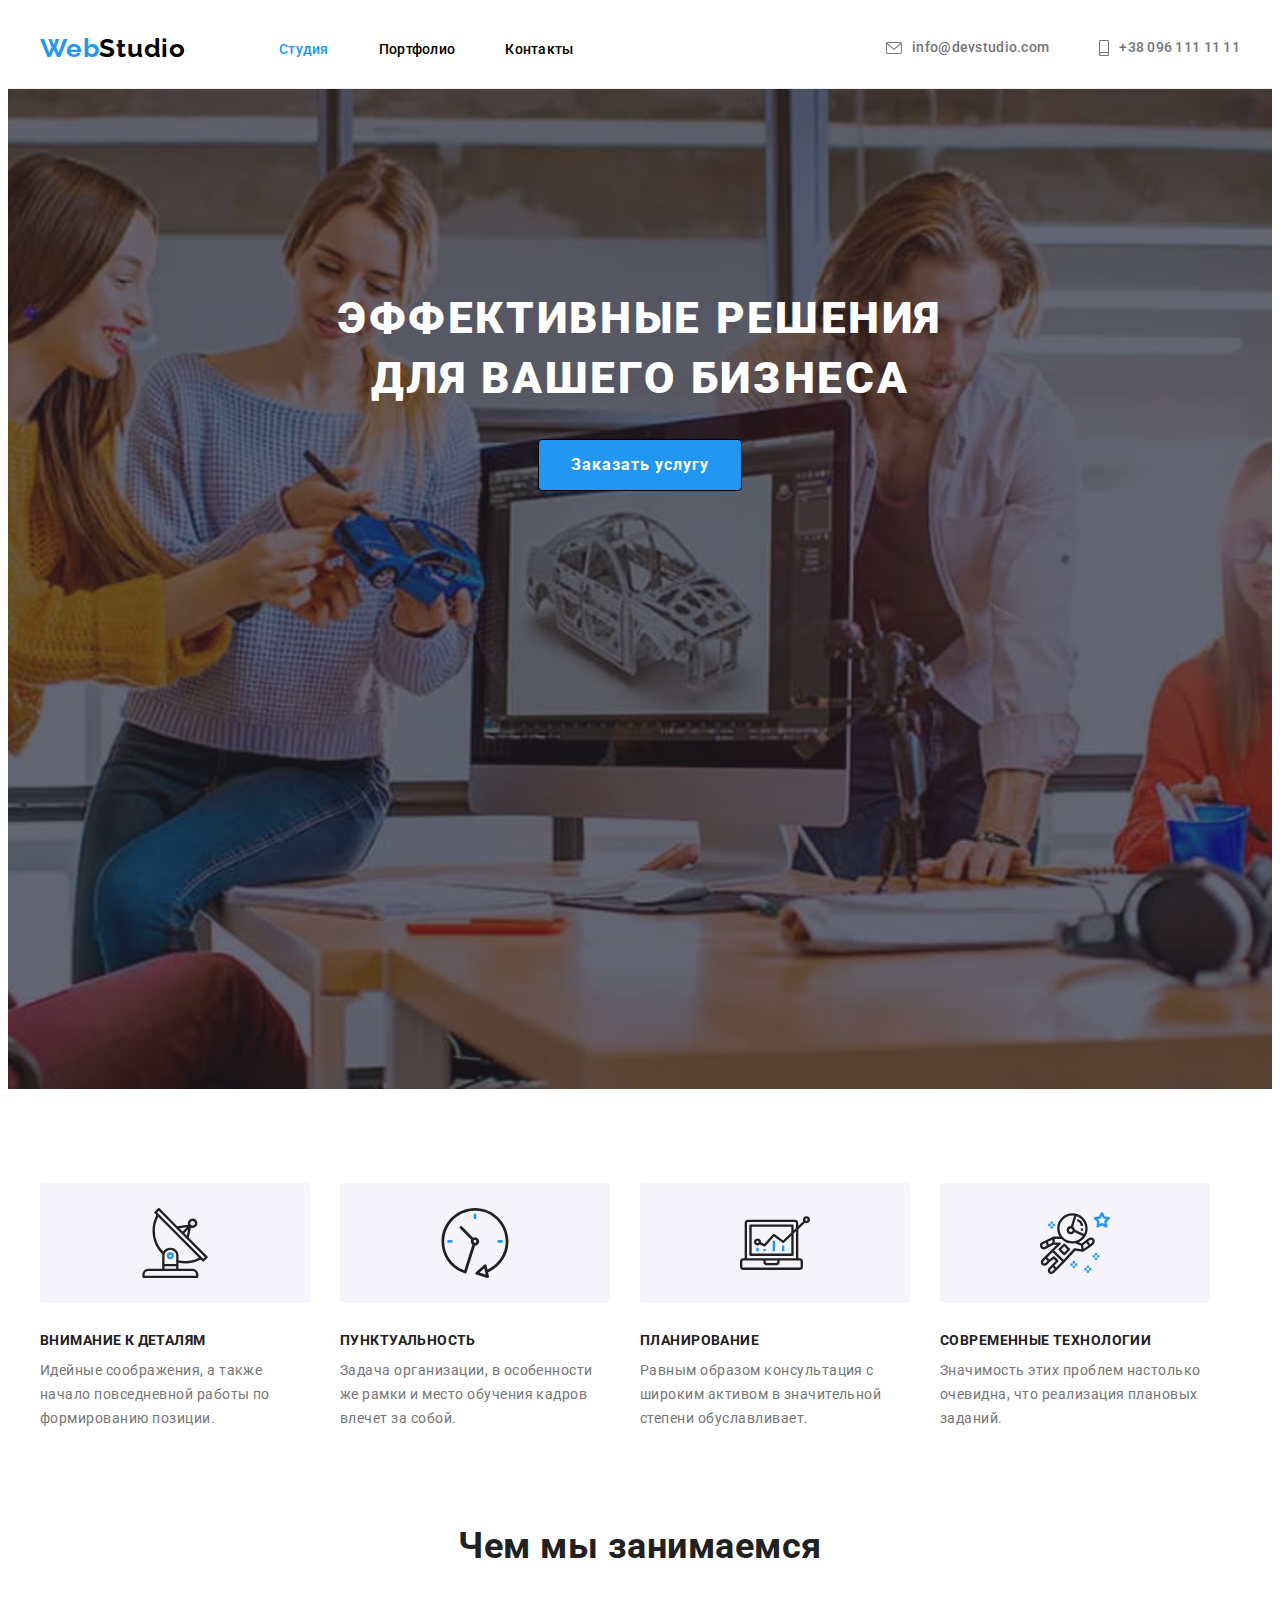
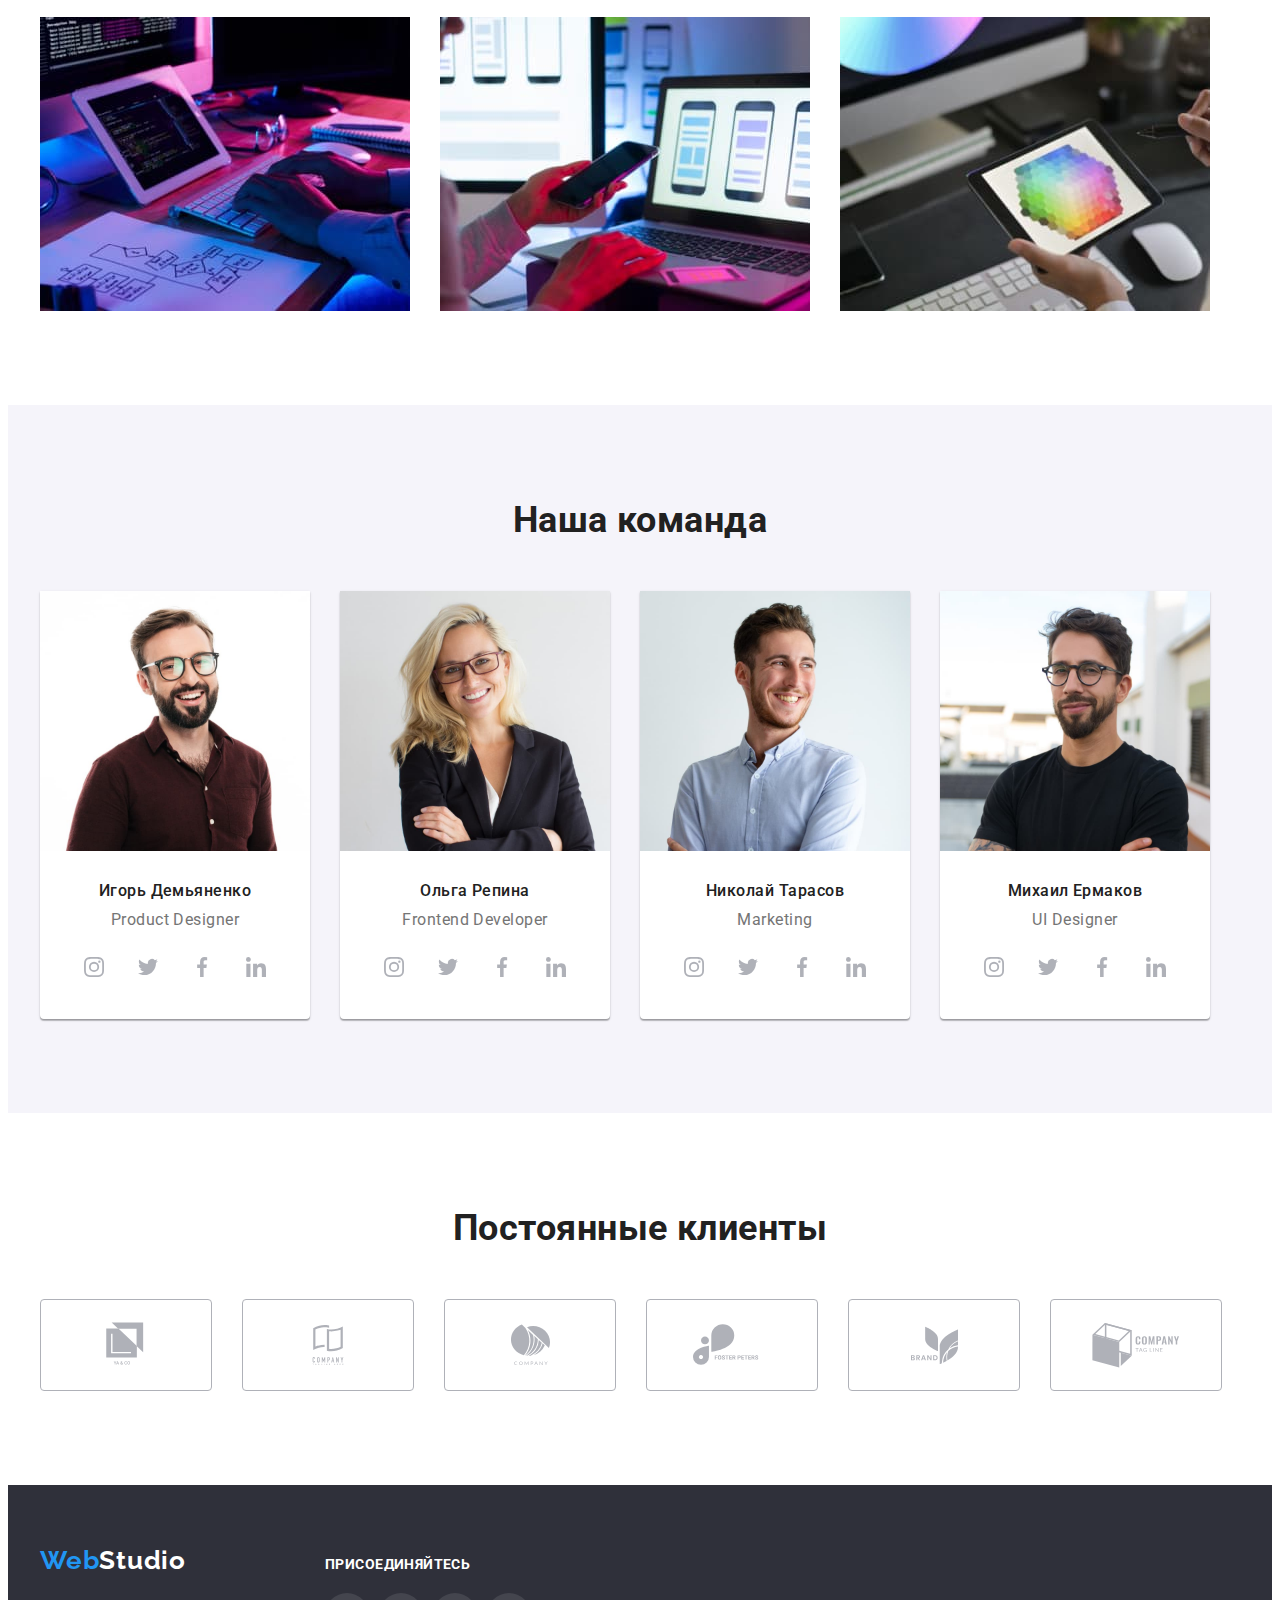
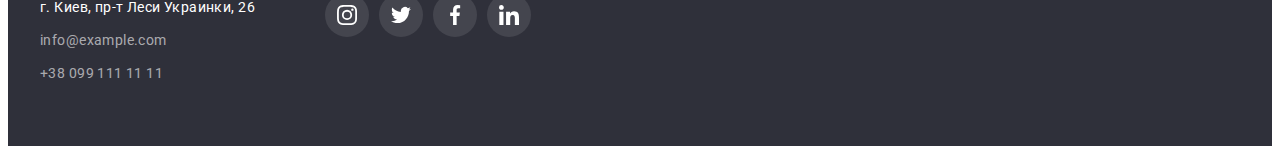
<file: index.html>
<!DOCTYPE html>
<html lang="ru">

<head>
    <meta charset="UTF-8">
    <meta name="viewport" content="width=device-width, initial-scale=1.0">
    <title>Document</title>
    <link href="https://fonts.googleapis.com/css2?family=Raleway:wght@700&family=Roboto:wght@400;500;700;900&display=swap"
        rel="stylesheet">
    <link rel="stylesheet" href="https://cdnjs.cloudflare.com/ajax/libs/modern-normalize/1.0.0/modern-normalize.min.css"
        integrity="sha512-ISS7cAi1PEhQ8jnbJpJZMd29NlhNj4AWYyLOSp2CE/CsHxTCu+r+t0D2yoJudVrd0/8fTVPUVDzY5Tvli75u/g=="
        crossorigin="anonymous" />
        <link rel="preconnect" href="https://fonts.gstatic.com">
    <link rel="stylesheet" href="./css/styles.css">
</head>

<body>
    <header class="header">
        <div class="container">
            <nav class="header-nav">
                <a href="./index.html" class="logo"><span class="logo-element">Web</span>Studio</a>
                <ul class="site-nav list">
                    <li class="item"> <a class="link current" href="">Студия</a> </li>
                    <li class="item"> <a class="link" href="./portfolio.html">Портфолио</a> </li>
                    <li class="item"> <a class="link" href="">Контакты</a> </li>
                </ul>
            </nav>
            <ul class="site-contact list">
                <li class="item"> 
                    <a class="link" href="mailto:info@devstudio.com"> 
                        <svg class="icon-envelope" width="16" height="12">
                            <use href="./images/sprite.svg#icon-envelope"></use>
                        </svg>
                        info@devstudio.com
                    </a>
                </li>
                <li class="item"> 
                    <a class="link" href="tel:+380961111111">
                        <svg class="icon-smartphone" width="10" height="16">
                            <use href="./images/sprite.svg#icon-smartphone"></use>
                        </svg>
                        +38 096 111 11 11</a>
                </li>
            </ul>
        </div>
    </header>
    <main>
        <section class="hero hero-img">
            <h1 class="hero-title">Эффективные решения <br> для вашего бизнеса</h1>
            <a class="link" href=""> Заказать услугу </a>
        </section>
        <section class="features section">
            <!-- <h2>features</h2> -->
            <div class="container">
                <ul class="list">
                    <li class="item">
                        <div class="thumb">
                            <svg class="icon-features" width="70" height="70">
                                <use href="./images/sprite.svg#icon-antenna"></use>
                            </svg>
                        </div>
                        <h3 class="title">Внимание к деталям</h3>
                        <p class="text">Идейные соображения, а также начало повседневной работы по формированию позиции.</p>
                    </li>
                    <li class="item">
                        <div class="thumb">
                            <svg class="icon-features" width="70" height="70">
                                <use href="./images/sprite.svg#icon-clock"></use>
                            </svg>
                        </div>
                        <h3 class="title">Пунктуальность</h3>
                        <p class="text">Задача организации, в особенности же рамки и место обучения кадров влечет за собой.</p>
                    </li>
                    <li class="item">
                        <div class="thumb">
                            <svg class="icon-features" width="70" height="70">
                                <use href="./images/sprite.svg#icon-diagram"></use>
                            </svg>
                        </div>
                        <h3 class="title">Планирование</h3>
                        <p class="text">Равным образом консультация с широким активом в значительной степени обуславливает.</p>
                    </li>
                    <li class="item">
                        <div class="thumb">
                            <svg class="icon-features" width="70" height="70">
                                <use href="./images/sprite.svg#icon-astronaut"></use>
                            </svg>
                        </div>
                        <h3 class="title">Современные технологии</h3>
                        <p class="text">Значимость этих проблем настолько очевидна, что реализация плановых заданий.</p>
                    </li>
                </ul>
            </div>
        </section>
        <section class="skills section">
            <div class="container">
                <h2 class="title section-title">Чем мы занимаемся</h2>
                <ul class="list">
                    <li class="item"><img src="images/work1.jpg" alt="Десктопные приложения" width="370"></li>
                    <li class="item"><img src="images/work2.jpg" alt="Мобильные приложения" width="370"></li>
                    <li class="item"><img src="images/work3.jpg" alt="Дизайнерские решения" width="370"></li>
                </ul>
            </div>
        </section>
        <section class="team section">
            <div class="container">
                <h2 class="title section-title">Наша команда</h2>
                <ul class="list">
                    <li class="item">
                        <img src="images/specialist1.jpg" alt="Product Designer" width="270">
                        <div class="item-box">
                            <h3 class="team-title title">Игорь Демьяненко</h3>
                            <p class="team-text">Product Designer</p>
                            <ul class="social-networ-link">
                                <li class="list">
                                    <a href="" class="link">
                                        <svg class="icon-features" width="20" height="20">
                                            <use href="./images/sprite.svg#icon-instagram"></use>
                                        </svg>
                                    </a>
                                </li>
                                <li class="list">
                                    <a href="" class="link">
                                        <svg class="icon-features" width="20" height="20">
                                            <use href="./images/sprite.svg#icon-twitter"></use>
                                        </svg>
                                    </a>
                                </li>
                                <li class="list">
                                    <a href="" class="link">
                                        <svg class="icon-features" width="20" height="20">
                                            <use href="./images/sprite.svg#icon-facebook"></use>
                                        </svg>
                                    </a>
                                </li>
                                <li class="list">
                                    <a href="" class="link">
                                        <svg class="icon-features" width="20" height="20">
                                            <use href="./images/sprite.svg#icon-linkedin"></use>
                                        </svg>
                                    </a>
                                </li>
                            </ul>
                        </div>
                    </li>
                    <li class="item">
                        <img src="images/specialist2.jpg" alt="Frontend Developer" width="270">
                        <div class="item-box">
                            <h3 class="team-title title">Ольга Репина</h3>
                            <p class="team-text">Frontend Developer</p>
                            <ul class="social-networ-link">
                                <li class="list">
                                    <a href="" class="link">
                                        <svg class="icon-features" width="20" height="20">
                                            <use href="./images/sprite.svg#icon-instagram"></use>
                                        </svg>
                                    </a>
                                </li>
                                <li class="list">
                                    <a href="" class="link">
                                        <svg class="icon-features" width="20" height="20">
                                            <use href="./images/sprite.svg#icon-twitter"></use>
                                        </svg>
                                    </a>
                                </li>
                                <li class="list">
                                    <a href="" class="link">
                                        <svg class="icon-features" width="20" height="20">
                                            <use href="./images/sprite.svg#icon-facebook"></use>
                                        </svg>
                                    </a>
                                </li>
                                <li class="list">
                                    <a href="" class="link">
                                        <svg class="icon-features" width="20" height="20">
                                            <use href="./images/sprite.svg#icon-linkedin"></use>
                                        </svg>
                                    </a>
                                </li>
                            </ul>
                        </div>
                    </li>
                    <li class="item">
                        <img src="images/specialist3.jpg" alt="Marketing" width="270">
                        <div class="item-box">
                            <h3 class="team-title title">Николай Тарасов</h3>
                            <p class="team-text">Marketing</p>
                            <ul class="social-networ-link">
                                <li class="list">
                                    <a href="" class="link">
                                        <svg class="icon-features" width="20" height="20">
                                            <use href="./images/sprite.svg#icon-instagram"></use>
                                        </svg>
                                    </a>
                                </li>
                                <li class="list">
                                    <a href="" class="link">
                                        <svg class="icon-features" width="20" height="20">
                                            <use href="./images/sprite.svg#icon-twitter"></use>
                                        </svg>
                                    </a>
                                </li>
                                <li class="list">
                                    <a href="" class="link">
                                        <svg class="icon-features" width="20" height="20">
                                            <use href="./images/sprite.svg#icon-facebook"></use>
                                        </svg>
                                    </a>
                                </li>
                                <li class="list">
                                    <a href="" class="link">
                                        <svg class="icon-features" width="20" height="20">
                                            <use href="./images/sprite.svg#icon-linkedin"></use>
                                        </svg>
                                    </a>
                                </li>
                            </ul>
                        </div>
                    </li>
                    <li class="item">
                        <img src="images/specialist4.jpg" alt="UI Designer" width="270">
                        <div class="item-box">
                            <h3 class="team-title title">Михаил Ермаков</h3>
                            <p class="team-text">UI Designer</p>
                            <ul class="social-networ-link">
                                <li class="list">
                                    <a href="" class="link">
                                        <svg class="icon-features" width="20" height="20">
                                            <use href="./images/sprite.svg#icon-instagram"></use>
                                        </svg>
                                    </a>
                                </li>
                                <li class="list">
                                    <a href="" class="link">
                                        <svg class="icon-features" width="20" height="20">
                                            <use href="./images/sprite.svg#icon-twitter"></use>
                                        </svg>
                                    </a>
                                </li>
                                <li class="list">
                                    <a href="" class="link">
                                        <svg class="icon-features" width="20" height="20">
                                            <use href="./images/sprite.svg#icon-facebook"></use>
                                        </svg>
                                    </a>
                                </li>
                                <li class="list">
                                    <a href="" class="link">
                                        <svg class="icon-features" width="20" height="20">
                                            <use href="./images/sprite.svg#icon-linkedin"></use>
                                        </svg>
                                    </a>
                                </li>
                            </ul>
                        </div>
                    </li>
                </ul>
            </div>
        </section>
        <section class="section our-clients">
            <div class="container">
                <h2 class="title section-title">Постоянные клиенты</h2>
                <ul class="list our-clients-list">
                    <li class="item">
                        <a href="" class="link">
                            <svg class="icon-our-clients" width="45" height="50">
                            <use href="./images/sprite.svg#icon-logo-1"></use>
                            </svg>
                        </a>
                    </li>
                    <li class="item">
                        <a href="" class="link">
                            <svg class="icon-our-clients" width="40" height="52">
                                <use href="./images/sprite.svg#icon-logo-2"></use>
                            </svg>
                        </a>
                    </li>
                    <li class="item">
                        <a href="" class="link">
                            <svg class="icon-our-clients" width="41" height="42">
                                <use href="./images/sprite.svg#icon-logo-3"></use>
                            </svg>
                        </a>
                    </li>
                    <li class="item">
                        <a href="" class="link">
                            <svg class="icon-our-clients" width="78" height="42">
                                <use href="./images/sprite.svg#icon-logo-4"></use>
                            </svg>
                        </a>
                    </li>
                    <li class="item">
                        <a href="" class="link">
                            <svg class="icon-our-clients" width="59" height="47">
                                <use href="./images/sprite.svg#icon-logo-5"></use>
                            </svg>
                        </a>
                    </li>
                    <li class="item">
                        <a href="" class="link">
                            <svg class="icon-our-clients" width="88" height="45">
                                <use href="./images/sprite.svg#icon-logo-6"></use>
                            </svg>
                        </a>
                    </li>
                </ul>
            </div>
        </section>
    </main>
    <footer class="footer">
        <div class="container">
            <div class="footer-address">
                <a href="./index.html" class="logo"><span class="logo-element">Web</span>Studio</a>
                <address class="address">
                    <p class="text">г. Киев, пр-т Леси Украинки, 26</p>
                    <a class="link" href="mailto:info@example.com">info@example.com</a>
                    <a class="link" href="tel:+380991111111">+38 099 111 11 11</a>
                </address>
            </div>
            <div class="join">
                <p class="join-title">присоединяйтесь</p>
                <ul class="footers-social-networks">
                    <li class="list">
                        <a href="" class="link">
                            <svg class="icon-footer" width="20" height="20">
                                <use href="./images/sprite.svg#icon-instagram"></use>
                            </svg>
                        </a>
                    </li>
                    <li class="list">
                        <a href="" class="link">
                            <svg class="icon-footer" width="20" height="20">
                                <use href="./images/sprite.svg#icon-twitter"></use>
                            </svg>
                        </a>
                    </li>
                    <li class="list">
                        <a href="" class="link">
                            <svg class="icon-footer" width="20" height="20">
                                <use href="./images/sprite.svg#icon-facebook"></use>
                            </svg>
                        </a>
                    </li>
                    <li class="list">
                        <a href="" class="link">
                            <svg class="icon-footer" width="20" height="20">
                                <use href="./images/sprite.svg#icon-linkedin"></use>
                            </svg>
                        </a>
                    </li>
                </ul>
            </div>
        </div>
    </footer>
</body>

</html>
</file>
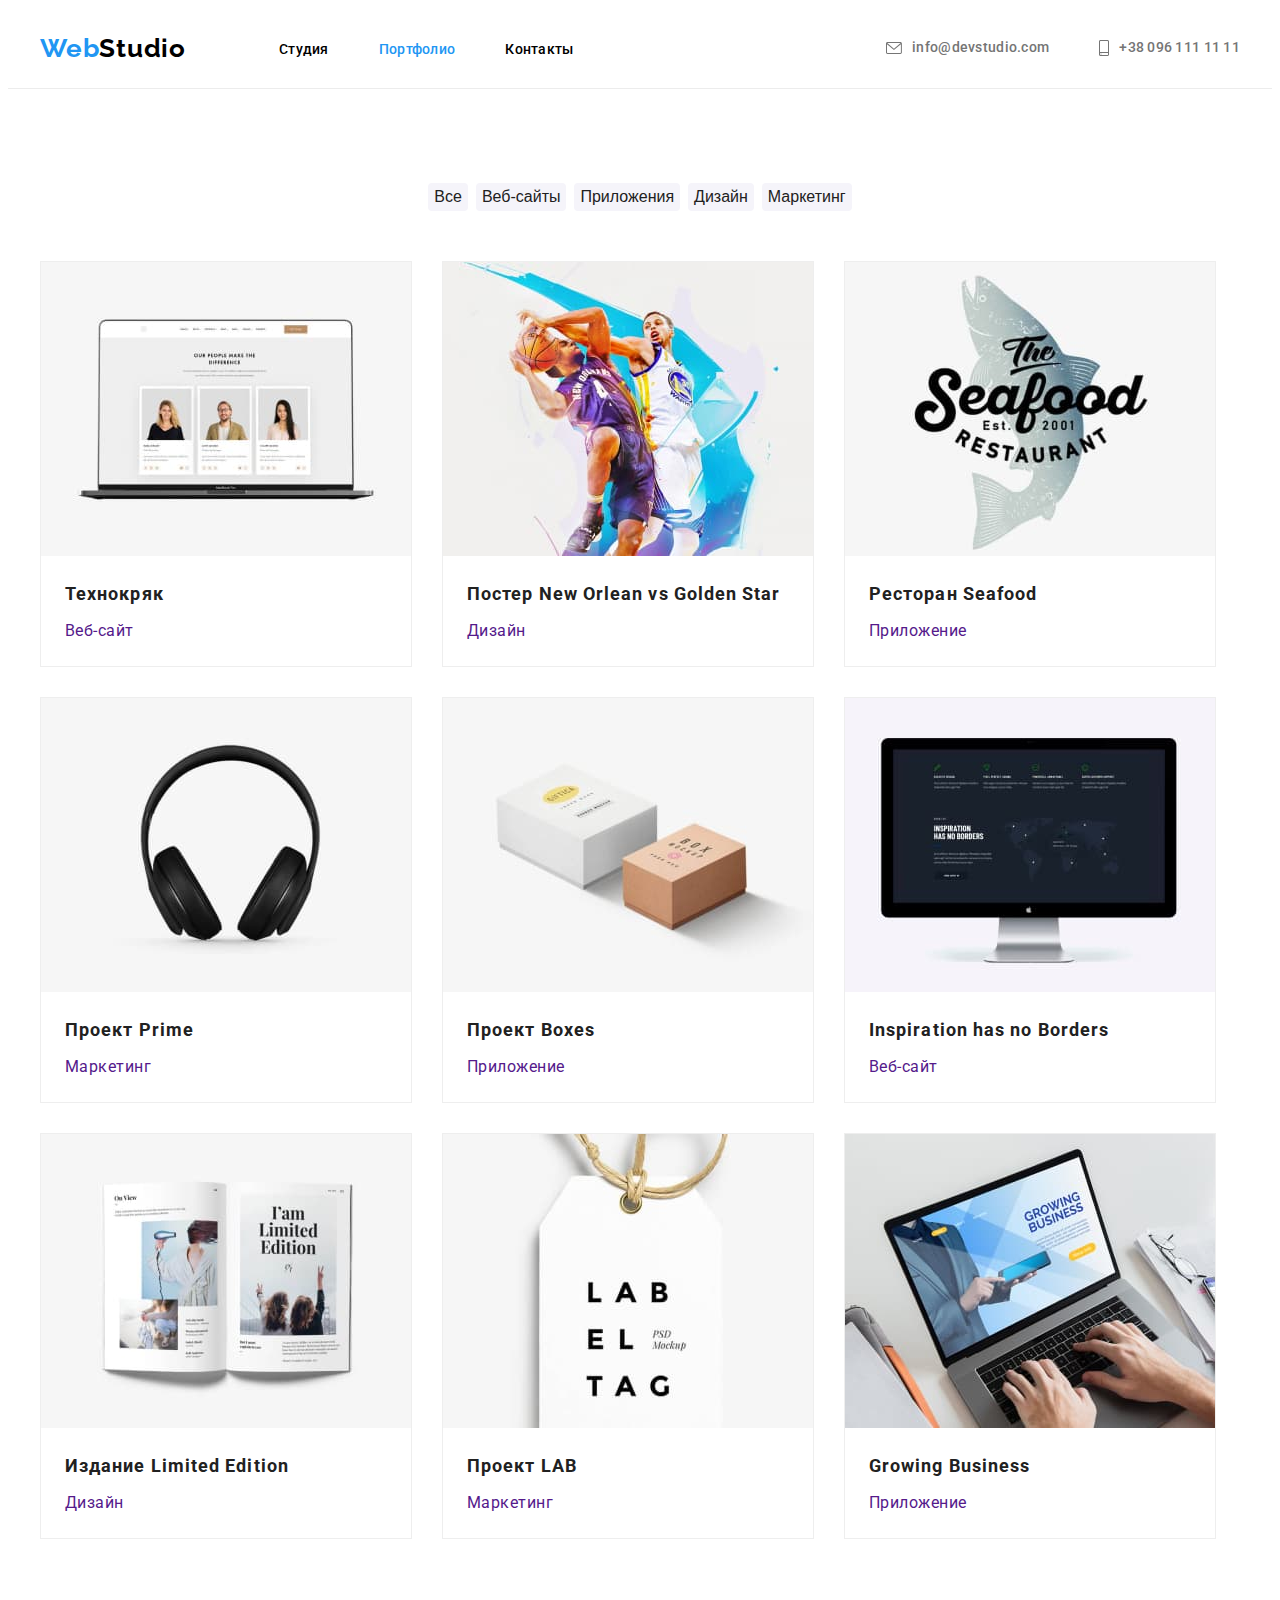
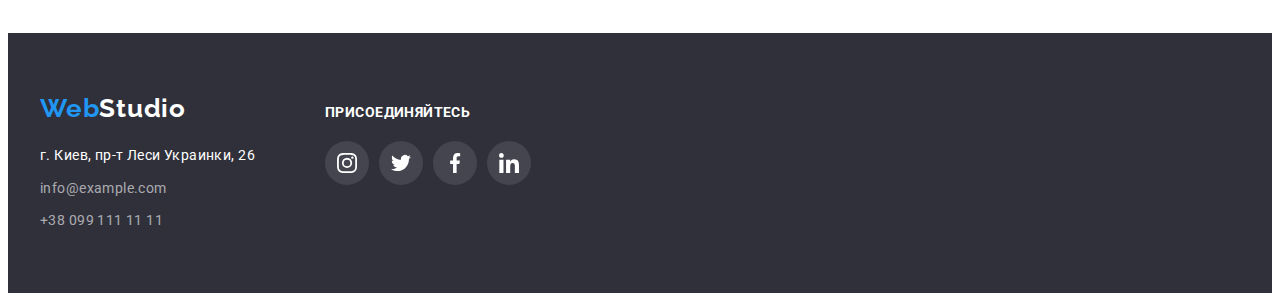
<file: portfolio.html>
<!DOCTYPE html>
<html lang="en">
<head>
    <meta charset="UTF-8">
    <meta name="viewport" content="width=device-width, initial-scale=1.0">
    <title>Document</title>
    <link
        href="https://fonts.googleapis.com/css2?family=Raleway:wght@700&family=Roboto:wght@400;500;700;900&display=swap"
        rel="stylesheet">
    <link rel="stylesheet" href="https://cdnjs.cloudflare.com/ajax/libs/modern-normalize/1.0.0/modern-normalize.min.css"
        integrity="sha512-ISS7cAi1PEhQ8jnbJpJZMd29NlhNj4AWYyLOSp2CE/CsHxTCu+r+t0D2yoJudVrd0/8fTVPUVDzY5Tvli75u/g=="
        crossorigin="anonymous" />
    <link rel="preconnect" href="https://fonts.gstatic.com">
    <link rel="stylesheet" href="./css/styles.css">
</head>
<body>
    <header class="header">
        <div class="container">
            <nav class="header-nav">
                <a href="./index.html" class="logo"><span class="logo-element">Web</span>Studio</a>
                <ul class="site-nav list">
                    <li class="item"> <a class="link" href="./index.html">Студия</a> </li>
                    <li class="item"> <a class="link current" href="">Портфолио</a> </li>
                    <li class="item"> <a class="link" href="">Контакты</a> </li>
                </ul>
            </nav>
            <ul class="site-contact list">
                <li class="item">
                    <a class="link" href="mailto:info@devstudio.com">
                        <svg class="icon-envelope" width="16" height="12">
                            <use href="./images/sprite.svg#icon-envelope"></use>
                        </svg>
                        info@devstudio.com
                    </a>
                </li>
                <li class="item">
                    <a class="link" href="tel:+380961111111">
                        <svg class="icon-smartphone" width="10" height="16">
                            <use href="./images/sprite.svg#icon-smartphone"></use>
                        </svg>
                        +38 096 111 11 11</a>
                </li>
            </ul>
        </div>
    </header>
    <main>
        <section class="portfolio section">
            <div class="container">
                <ul class="portfolio-btn list">
                    <li class="portfolio-btn-item">
                        <button class="btn-list">Все</button>
                    </li>
                    <li class="portfolio-btn-item">
                        <button class="btn-list">Веб-сайты</button>
                    </li>
                    <li class="portfolio-btn-item">
                        <button class="btn-list">Приложения</button>
                    </li>
                    <li class="portfolio-btn-item">
                        <button class="btn-list">Дизайн</button>
                    </li>
                    <li class="portfolio-btn-item">
                        <button class="btn-list">Маркетинг</button>
                    </li>
                </ul>
                <ul class="project-list list">
                    <li class="item">
                        <a href="" class="link">
                            <img src="images/project1.jpg" width="370" alt="Технокряк">
                            <div class="item-box">
                                <h2 class="projects-title title">Технокряк</h2>
                                <p class="projects-text">Веб-сайт</p>
                            </div>
                        </a>
                    </li>
                    <li class="item">
                        <a href="">
                            <img src="images/project2.jpg" width="370" alt="Постер New Orlean vs Golden Star">
                            <div class="item-box">
                                <h2 class="projects-title title">Постер New Orlean vs Golden Star</h2>
                                <p class="projects-text">Дизайн</p>
                            </div>
                        </a>
                    </li>
                    <li class="item">
                        <a href="">
                            <img src="images/project3.jpg" width="370" alt="Ресторан Seafood">
                            <div class="item-box">
                                <h2 class="projects-title title">Ресторан Seafood</h2>
                                <p class="projects-text">Приложение</p>
                            </div>
                        </a>
                    </li>
                    <li class="item">
                        <a href="">
                            <img src="images/project4.jpg" width="370" alt="Проект Prime">
                            <div class="item-box">
                                <h2 class="projects-title title">Проект Prime</h2>
                                <p class="projects-text">Маркетинг</p>
                            </div>
                        </a>
                    </li>
                    <li class="item">
                        <a href="">
                            <img src="images/project5.jpg" width="370" alt="Проект Boxes">
                            <div class="item-box">
                                <h2 class="projects-title title">Проект Boxes</h2>
                                <p class="projects-text">Приложение</p>
                            </div>
                        </a>
                    </li>
                    <li class="item">
                        <a href="">
                            <img src="images/project6.jpg" width="370" alt="Inspiration has no Borders">
                            <div class="item-box">
                                <h2 class="projects-title title">Inspiration has no Borders</h2>
                                <p class="projects-text">Веб-сайт</p>
                            </div>
                        </a>
                    </li>
                    <li class="item">
                        <a href="">
                            <img src="images/project7.jpg" width="370" alt="Издание Limited Edition">
                            <div class="item-box">
                                <h2 class="projects-title title">Издание Limited Edition</h2>
                                <p class="projects-text">Дизайн</p>
                            </div>
                        </a>
                    </li>
                    <li class="item">
                        <a href="">
                            <img src="images/project8.jpg" width="370" alt="Проект LAB">
                            <div class="item-box">
                                <h2 class="projects-title title">Проект LAB</h2>
                                <p class="projects-text">Маркетинг</p>
                            </div>
                        </a>
                    </li>
                    <li class="item">
                        <a href="">
                            <img src="images/project9.jpg" width="370" alt="Growing Business">
                            <div class="item-box">
                                <h2 class="projects-title title">Growing Business</h2>
                                <p class="projects-text">Приложение</p>
                            </div>
                        </a>
                    </li>
                </ul>
            </div>
        </section>
    </main>
    <footer class="footer">
        <div class="container">
            <div class="footer-address">
                <a href="./index.html" class="logo"><span class="logo-element">Web</span>Studio</a>
                <address class="address">
                    <p class="text">г. Киев, пр-т Леси Украинки, 26</p>
                    <a class="link" href="mailto:info@example.com">info@example.com</a>
                    <a class="link" href="tel:+380991111111">+38 099 111 11 11</a>
                </address>
            </div>
            <div class="join">
                <p class="join-title">присоединяйтесь</p>
                <ul class="footers-social-networks">
                    <li class="list">
                        <a href="" class="link">
                            <svg class="icon-footer" width="20" height="20">
                                <use href="./images/sprite.svg#icon-instagram"></use>
                            </svg>
                        </a>
                    </li>
                    <li class="list">
                        <a href="" class="link">
                            <svg class="icon-footer" width="20" height="20">
                                <use href="./images/sprite.svg#icon-twitter"></use>
                            </svg>
                        </a>
                    </li>
                    <li class="list">
                        <a href="" class="link">
                            <svg class="icon-footer" width="20" height="20">
                                <use href="./images/sprite.svg#icon-facebook"></use>
                            </svg>
                        </a>
                    </li>
                    <li class="list">
                        <a href="" class="link">
                            <svg class="icon-footer" width="20" height="20">
                                <use href="./images/sprite.svg#icon-linkedin"></use>
                            </svg>
                        </a>
                    </li>
                </ul>
            </div>
        </div>
    </footer>
</body>
</html>
</file>
<file: css/styles.css>
:root {
  --main-text-color: rgba(117, 117, 117, 1);
  --title-text-color: rgba(33, 33, 33, 1);
  --black-text-color: rgba(0, 0, 0, 1);
  --white-text-color: rgb(255, 255, 255, 1);
  --accent-text-color: rgb(33, 150, 243);
  --footer-address-color: rgba(255, 255, 255, 0.6);
  --bg-color: rgba(255, 255, 255, 1);
  --bg-btn-color: rgba(245, 244, 250, 1);
  --bg-secondary-color: rgba(47, 48, 58, 1);
  --portfolio-item-gap: 30px;
  --border-color: rgba(238, 238, 238, 1);
  --border-header-color: #ececec;
  --bg-gradient-color: rgba(47, 48, 58, 0.4);
  --icon-link-color: rgba(175, 177, 184, 1);
}

/* Body */
body {
  color: var(--main-text-color);
  font-family: 'Roboto', sans-serif;
  letter-spacing: 0.03em;
}

/* Утилиты */

a {
  text-decoration: none;
}

.list {
  list-style: none;

  margin: 0;
  padding: 0;
}

.container {
  width: 1200px;
  margin-left: auto;
  margin-right: auto;
  padding-left: 15px;
  padding-right: 15px;
}

.section {
  padding-top: 94px;
  padding-bottom: 94px;
}

/* header */

.header {
  background-color: var(--bg-color);
  border-bottom: 1px solid var(--border-header-color);
}

.header .container {
  min-height: 80px;
}

.header .container,
.header-nav,
.site-nav,
.site-contact {
  display: flex;
  align-items: center;
}

.header .item:not(:last-child) {
  margin-right: 50px;
}

.logo {
  color: var(--black-text-color);
  font-family: 'Raleway', sans-serif;

  font-weight: 700;
  font-size: 26px;
  line-height: 1.19;
  letter-spacing: 0.03em;
}

.logo-element {
  color: var(--accent-text-color);
}

/* site-nav */

.site-nav {
  margin-left: 93px;
}

.site-nav .link {
  color: var(--black-text-color);
  font-weight: 500;
  font-size: 14px;
  line-height: 1.14;
  letter-spacing: 0.02em;
}

.site-nav .link:hover,
.site-nav .link:focus {
  color: var(--accent-text-color);
}

.site-nav .current {
  color: var(--accent-text-color);
}

.site-contact {
  margin-left: auto;
}

.site-contact .link {
  color: var(--main-text-color);
  font-weight: 500;
  font-size: 14px;
  line-height: 1.14;
  letter-spacing: 0.02em;
}

.site-contact .link:hover,
.site-contact .link:focus {
  color: var(--accent-text-color);
}

.site-nav .link {
  padding: 32px 0px 32px 0px;
}

.icon-envelope {
  margin-right: 10px;
  fill: currentColor;
}

.icon-smartphone {
  margin-right: 10px;
  fill: currentColor;
}

.site-contact .link {
  display: flex;
  align-items: center;
}

/* hero */

.hero {
  padding-top: 200px;
  padding-bottom: 200px;

  color: var(--white-text-color);
  background-color: var(--bg-secondary-color);

  text-align: center;
}

.hero-img {
  height: 600px;
  max-width: 1600px;
  margin-left: auto;
  margin-right: auto;
  background-image: linear-gradient(
      to right,
      rgba(47, 48, 58, 0.4),
      rgba(47, 48, 58, 0.4)
    ),
    url('../images/bg-img.jpg');
  background-repeat: no-repeat;
  background-size: cover;
  background-position: center;
}

.hero-title {
  margin-top: 0;
  margin-bottom: 30px;

  font-weight: 900;
  font-size: 44px;
  line-height: 1.36;
  text-align: center;
  letter-spacing: 0.06em;
  text-transform: uppercase;
}

.hero .link {
  color: inherit;
  background-color: var(--accent-text-color);

  font-weight: 700;
  font-size: 16px;
  line-height: 1.87;
  letter-spacing: 0.06em;

  display: inline-block;
  border-radius: 4px;
  padding: 10px 32px;
  border: 1px solid var(--black-text-color);
}

/* features */

.title {
  color: var(--title-text-color);
}

.features .title {
  margin-top: 0;
  margin-bottom: 10px;

  font-weight: 700;
  font-size: 14px;
  line-height: 1.14;
  letter-spacing: 0.03em;
  text-transform: uppercase;
}

.features .text {
  margin-top: 0;
  margin-bottom: 0;

  font-weight: 400;
  font-size: 14px;
  line-height: 1.71;
}

.features .list {
  display: flex;
  flex-wrap: wrap;
}

.features .item {
  width: 270px;
  margin-right: 30px;
}

.features .item:nth-child(4n) {
  margin-right: 0px;
}

.features .thumb {
  background-color: var(--bg-btn-color);
  height: 120px;
  margin-bottom: 30px;
  display: flex;
  align-items: center;
  justify-content: center;
  border-radius: 4px;
}

.icon-features {
  display: block;
  padding: 0;
  margin: 0;
  fill: currentColor;
}

/* skills */

.skills.section {
  padding-top: 0;
}

.section-title {
  margin-top: 0;
  margin-bottom: 50px;

  font-weight: 700;
  font-size: 36px;
  line-height: 1.17;
  text-align: center;
}

.skills img {
  display: block;
}

.skills .list {
  display: flex;
}

.skills .item:not(:last-child) {
  margin-right: 30px;
}

/* our team */

.team {
  background-color: var(--bg-btn-color);
}

.team img {
  display: block;
}

.team .list {
  display: flex;
  text-align: center;
}

.team .item:not(:last-child) {
  margin-right: 30px;
}

.team .item {
  background-color: var(--bg-color);
  width: 270px;

  box-shadow: 0px 1px 3px rgba(0, 0, 0, 0.12), 0px 1px 1px rgba(0, 0, 0, 0.14),
    0px 2px 1px rgba(0, 0, 0, 0.2);
  border-radius: 0px 0px 4px 4px;
}

.team-title {
  margin-top: 0;
  margin-bottom: 10px;

  font-weight: 500;
  font-size: 16px;
  line-height: 1.19;
}

.team-text {
  margin-top: 0;
  margin-bottom: 16px;

  font-weight: 400;
  font-size: 16px;
  line-height: 1.19;
}

.team .item-box {
  padding: 30px 32px;
}

.social-networ-link {
  display: flex;
  justify-content: space-between;
  text-align: center;
  padding: 0%;
}

.social-networ-link .link {
  width: 44px;
  height: 44px;
  display: flex;
  justify-content: center;
  align-items: center;
  border-radius: 50%;
  color: var(--icon-link-color);
}

.social-networ-link .link:hover,
.social-networ-link .link:focus {
  background-color: var(--accent-text-color);
  color: var(--white-text-color);
}

/* footer */

.footer {
  background-color: var(--bg-secondary-color);
  padding-top: 60px;
  padding-bottom: 60px;
}

.footer .container {
  display: flex;
  align-items: baseline;
}

.footer-address {
  margin-right: 70px;
}

.footer .logo {
  color: var(--white-text-color);
  display: block;
  margin-bottom: 20px;
}

.address {
  font-style: normal;
  font-weight: 400;
  font-size: 14px;
  line-height: 1.71;
  letter-spacing: 0.03em;

  display: flex;
  flex-direction: column;
}

.address .link {
  color: var(--footer-address-color);
}

.address .link:not(:last-child) {
  margin-bottom: 9px;
}

.address .text {
  margin-top: 0;
  margin-bottom: 9px;

  color: var(--white-text-color);
}

/* portfolio */

.portfolio img {
  display: block;
}

.portfolio-btn {
  margin-bottom: 50px;
  list-style: none;

  display: flex;
  justify-content: center;
}

.portfolio-btn .btn-list {
  border: none;

  color: var(--title-text-color);
  background-color: var(--bg-btn-color);
  border-radius: 4px;
  font-weight: 500;
  font-size: 16px;
  line-height: 1.62;
}

.portfolio-btn-item:not(:last-child) {
  margin-right: 8px;
}

.portfolio .project-list {
  display: flex;
  flex-wrap: wrap;
}

.portfolio .item {
  width: 370px;
  margin-bottom: var(--portfolio-item-gap);
  margin-right: var(--portfolio-item-gap);
}

.portfolio .item:nth-child(3n) {
  margin-right: 0;
}

.portfolio .item:nth-last-child(-n + 3) {
  margin-bottom: 0;
}

.portfolio-btn .btn-list:hover,
.portfolio-btn .btn-list:focus {
  background-color: var(--accent-text-color);
  color: var(--white-text-color);
  border-radius: 4px;
}

.project-list .item {
  background-color: var(--bg-color);
  border: 1px solid var(--border-color);
}

.project-list .item:hover,
.project-list .item:focus {
  box-shadow: 0px 1px 1px rgba(0, 0, 0, 0.12), 0px 4px 4px rgba(0, 0, 0, 0.06),
    1px 4px 6px rgba(0, 0, 0, 0.16);
}

.projects-title {
  margin-top: 0;
  margin-bottom: 4px;

  font-weight: 700;
  font-size: 18px;
  line-height: 2;
  letter-spacing: 0.06em;
}

.projects-text {
  margin-top: 0;
  margin-bottom: 0;

  font-weight: 400;
  font-size: 16px;
  line-height: 1.87;
}

.project-list .item-box {
  padding: 20px 24px;
}

/* our clients */

.our-clients-list {
  display: flex;
}

.our-clients-list .item {
  margin-right: 30px;
}

.our-clients-list .item:last-child {
  margin-right: 0;
}

.our-clients-list .link {
  width: 170px;
  height: 90px;
  border: 1px solid #afb1b8;
  border-radius: 4px;
  display: flex;
  align-items: center;
  justify-content: center;
  color: var(--icon-link-color);
}

.our-clients-list .link:hover,
.our-clients-list .link:focus {
  border: 1px solid var(--accent-text-color);
  color: var(--accent-text-color);
}

.icon-our-clients {
  fill: currentColor;
}

.footers-social-networks {
  display: flex;
  padding: 0;
  margin: 0;
}

.footers-social-networks .list {
  margin-right: 10px;
}

.footers-social-networks .list:last-child {
  margin-right: 0;
}

.footers-social-networks .link {
  width: 44px;
  height: 44px;
  border-radius: 50%;
  margin-top: 0;
  margin-bottom: 0;
  padding: 0;
  display: flex;
  align-items: center;
  justify-content: center;
  background-color: rgba(255, 255, 255, 0.1);
  color: var(--white-text-color);
}

.footers-social-networks .link:hover,
.footers-social-networks .link:focus {
  background-color: var(--accent-text-color);
}

.icon-footer {
  fill: currentColor;
}

.join-title {
  margin-top: 0;
  margin-bottom: 20px;
  padding: 0;

  font-weight: 700;
  font-size: 14px;
  line-height: 1.14;
  letter-spacing: 0.03em;
  text-transform: uppercase;
  color: var(--white-text-color);
}
</file>
